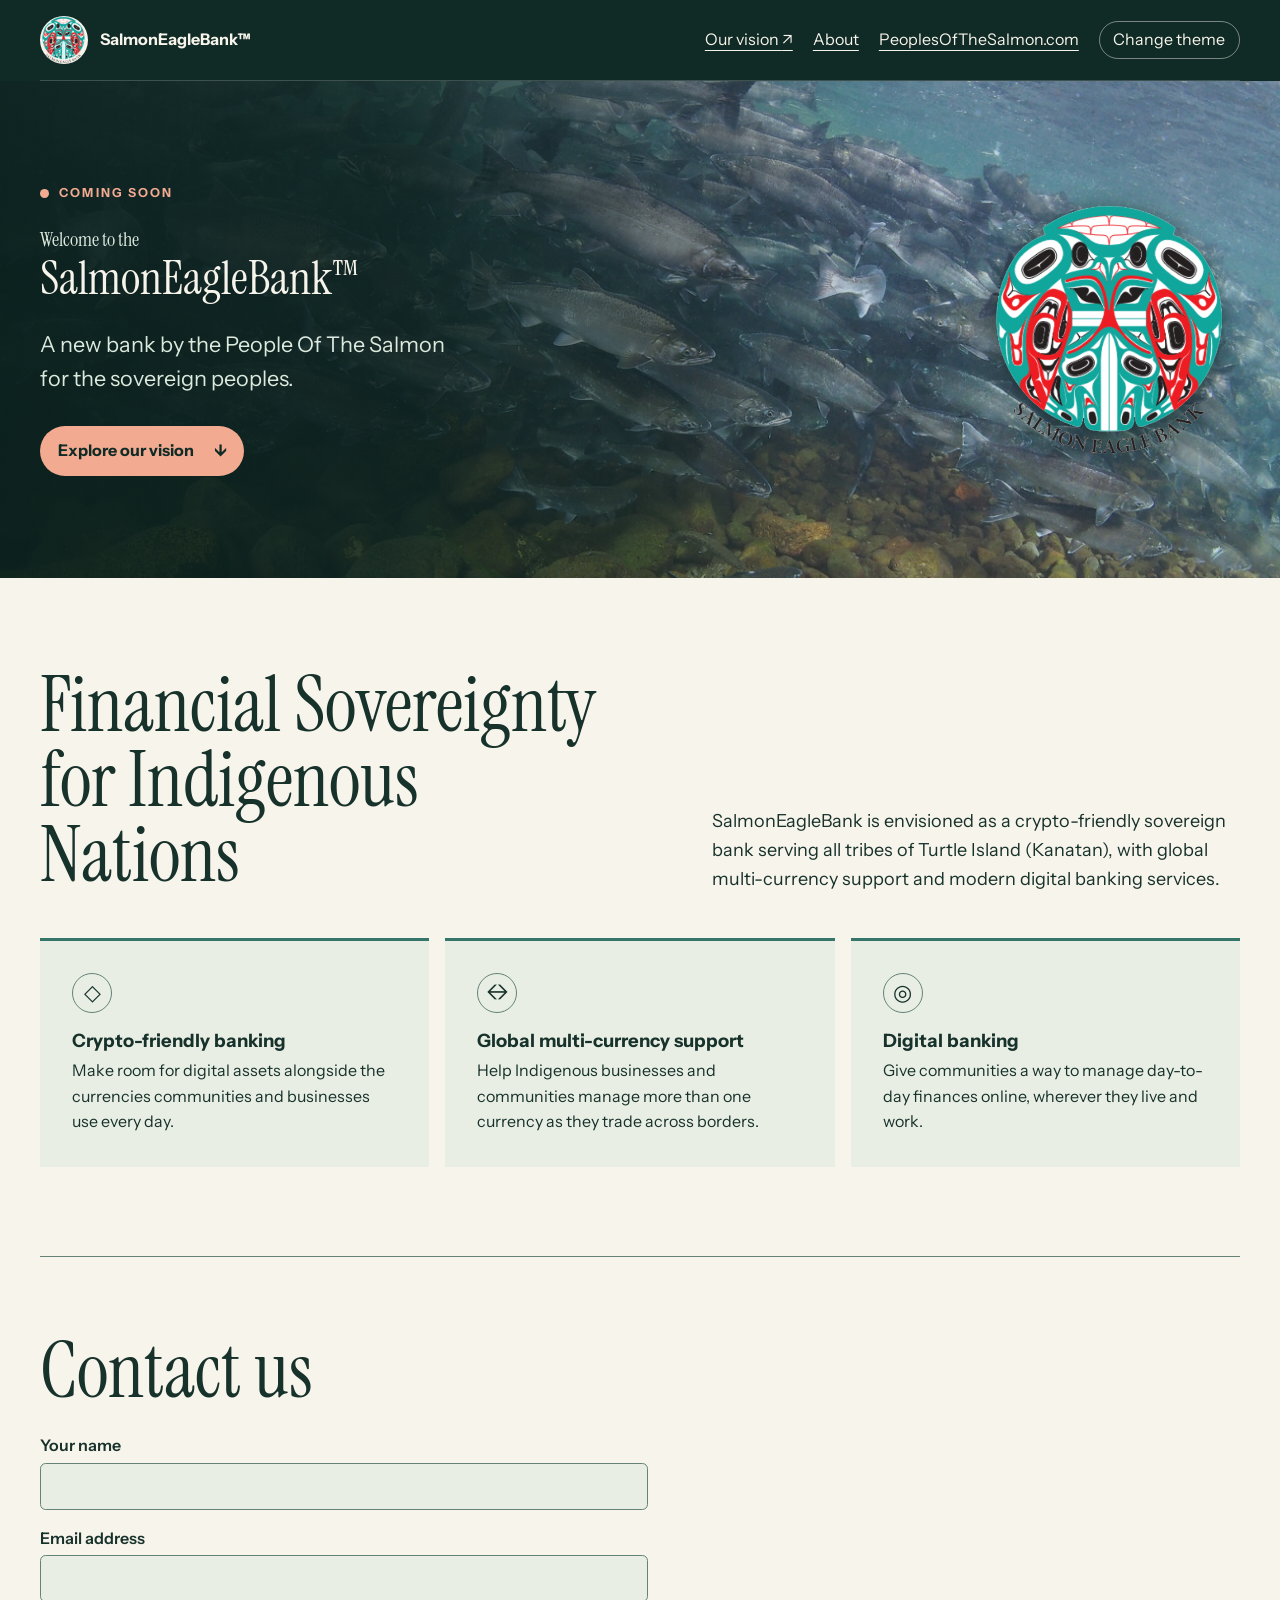
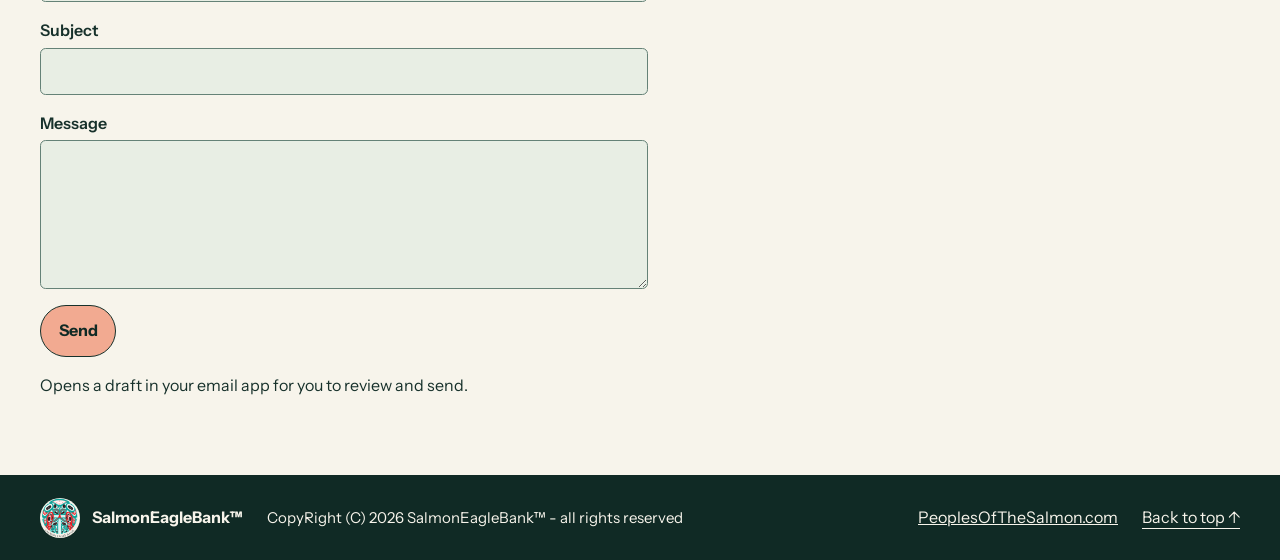
<file: index.html>
<!doctype html>
<html lang="en">
<head>
    <meta charset="utf-8">
    <meta name="viewport" content="width=device-width, initial-scale=1">
    <meta name="description" content="SalmonEagleBank is a coming-soon bank by the People Of The Salmon, envisioned for Indigenous Nations across Turtle Island (Kanatan).">
    <meta name="theme-color" content="#102a25">
    <title>SalmonEagleBank | Coming Soon</title>
    <link rel="icon" type="image/png" href="assets/SalmonEagleBankLogoTrans64x64.png">
    <link rel="stylesheet" href="styles.css">
    <script src="app.js" defer></script>
</head>
<body id="top">
    <header class="site-header">
        <div class="wrap header-inner">
            <a class="brand" href="#top">
                <img src="assets/SalmonEagleBankLogoTrans64x64.png" width="48" height="48" alt="">
                <span>SalmonEagleBank&trade;</span>
            </a>
            <nav aria-label="Main navigation">
                <a href="#sovereignty">Our vision <span aria-hidden="true">↗</span></a>
                <a href="About.html">About</a>
                <a href="https://PeoplesOfTheSalmon.com/">PeoplesOfTheSalmon.com</a>
                <button class="theme-toggle" type="button" hidden>Change theme</button>
            </nav>
        </div>
    </header>

    <main>
        <section class="hero" aria-labelledby="welcome">
            <div class="wrap hero-layout">
                <div class="hero-copy">
                    <p class="status">Coming soon</p>
                    <h1 id="welcome"><span>Welcome to the</span> SalmonEagleBank&trade;</h1>
                    <p class="hero-intro">A new bank by the People Of The Salmon for the sovereign peoples.</p>
                    <a class="button" href="#sovereignty">Explore our vision <span aria-hidden="true">↓</span></a>
                </div>
                <img class="hero-logo" src="assets/SalmonEagleBankLogoTrans24.png" width="500" height="500" alt="">
            </div>
        </section>

        <section class="vision wrap" id="sovereignty" aria-labelledby="vision-heading">
            <div class="vision-intro">
                <h2 id="vision-heading">Financial Sovereignty for Indigenous Nations</h2>
                <p>SalmonEagleBank is envisioned as a crypto-friendly sovereign bank serving all tribes of Turtle Island (Kanatan), with global multi-currency support and modern digital banking services.</p>
            </div>
            <ul class="pillars">
                <li>
                    <span class="feature-mark" aria-hidden="true">◇</span>
                    <h3>Crypto-friendly banking</h3>
                    <p>Make room for digital assets alongside the currencies communities and businesses use every day.</p>
                </li>
                <li>
                    <span class="feature-mark" aria-hidden="true">↔</span>
                    <h3>Global multi-currency support</h3>
                    <p>Help Indigenous businesses and communities manage more than one currency as they trade across borders.</p>
                </li>
                <li>
                    <span class="feature-mark" aria-hidden="true">◎</span>
                    <h3>Digital banking</h3>
                    <p>Give communities a way to manage day-to-day finances online, wherever they live and work.</p>
                </li>
            </ul>
        </section>
        <section class="wrap contact" id="contact" aria-labelledby="contact-heading">
            <h2 id="contact-heading">Contact us</h2>
            <form id="contact-form" action="mailto:popis@salmoneaglebank.com" method="post" enctype="text/plain">
                <label>Your name
                    <input name="name" autocomplete="name" maxlength="100" required>
                </label>
                <label>Email address
                    <input name="email" type="email" autocomplete="email" maxlength="254" required>
                </label>
                <label>Subject
                    <input name="subject" maxlength="150" required>
                </label>
                <label>Message
                    <textarea name="message" rows="5" maxlength="4000" required></textarea>
                </label>
                <button class="button" type="submit" aria-describedby="contact-note">Send</button>
                <p id="contact-note">Opens a draft in your email app for you to review and send.</p>
            </form>
        </section>
    </main>

    <footer class="site-footer">
        <div class="wrap footer-inner">
            <a class="brand" href="#top">
                <img src="assets/SalmonEagleBankLogoTrans64x64.png" width="40" height="40" alt="">
                <span>SalmonEagleBank&trade;</span>
            </a>
            <p class="footer-copyright">CopyRight (C) 2026 SalmonEagleBank&trade; - all rights reserved</p>
            <a href="https://PeoplesOfTheSalmon.com/">PeoplesOfTheSalmon.com</a>
            <a href="#top">Back to top <span aria-hidden="true">↑</span></a>
        </div>
    </footer>
</body>
</html>
</file>
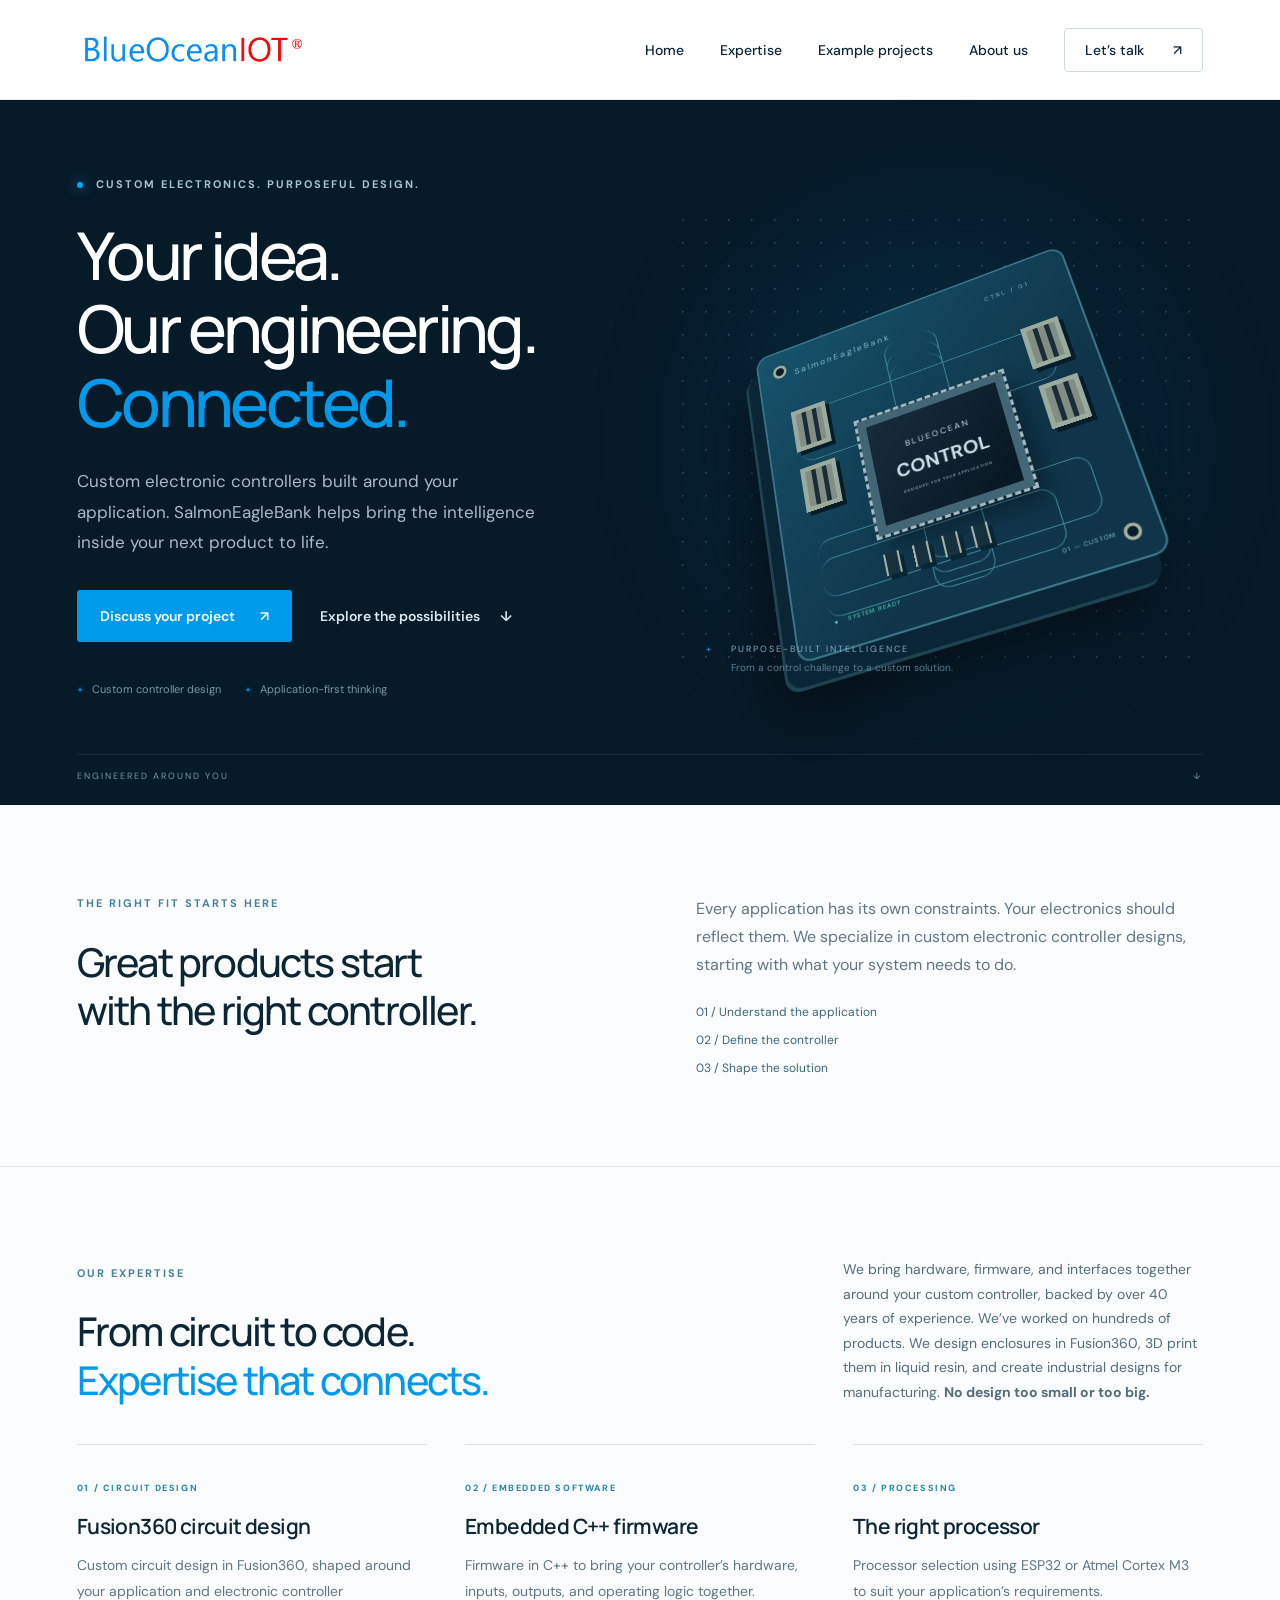
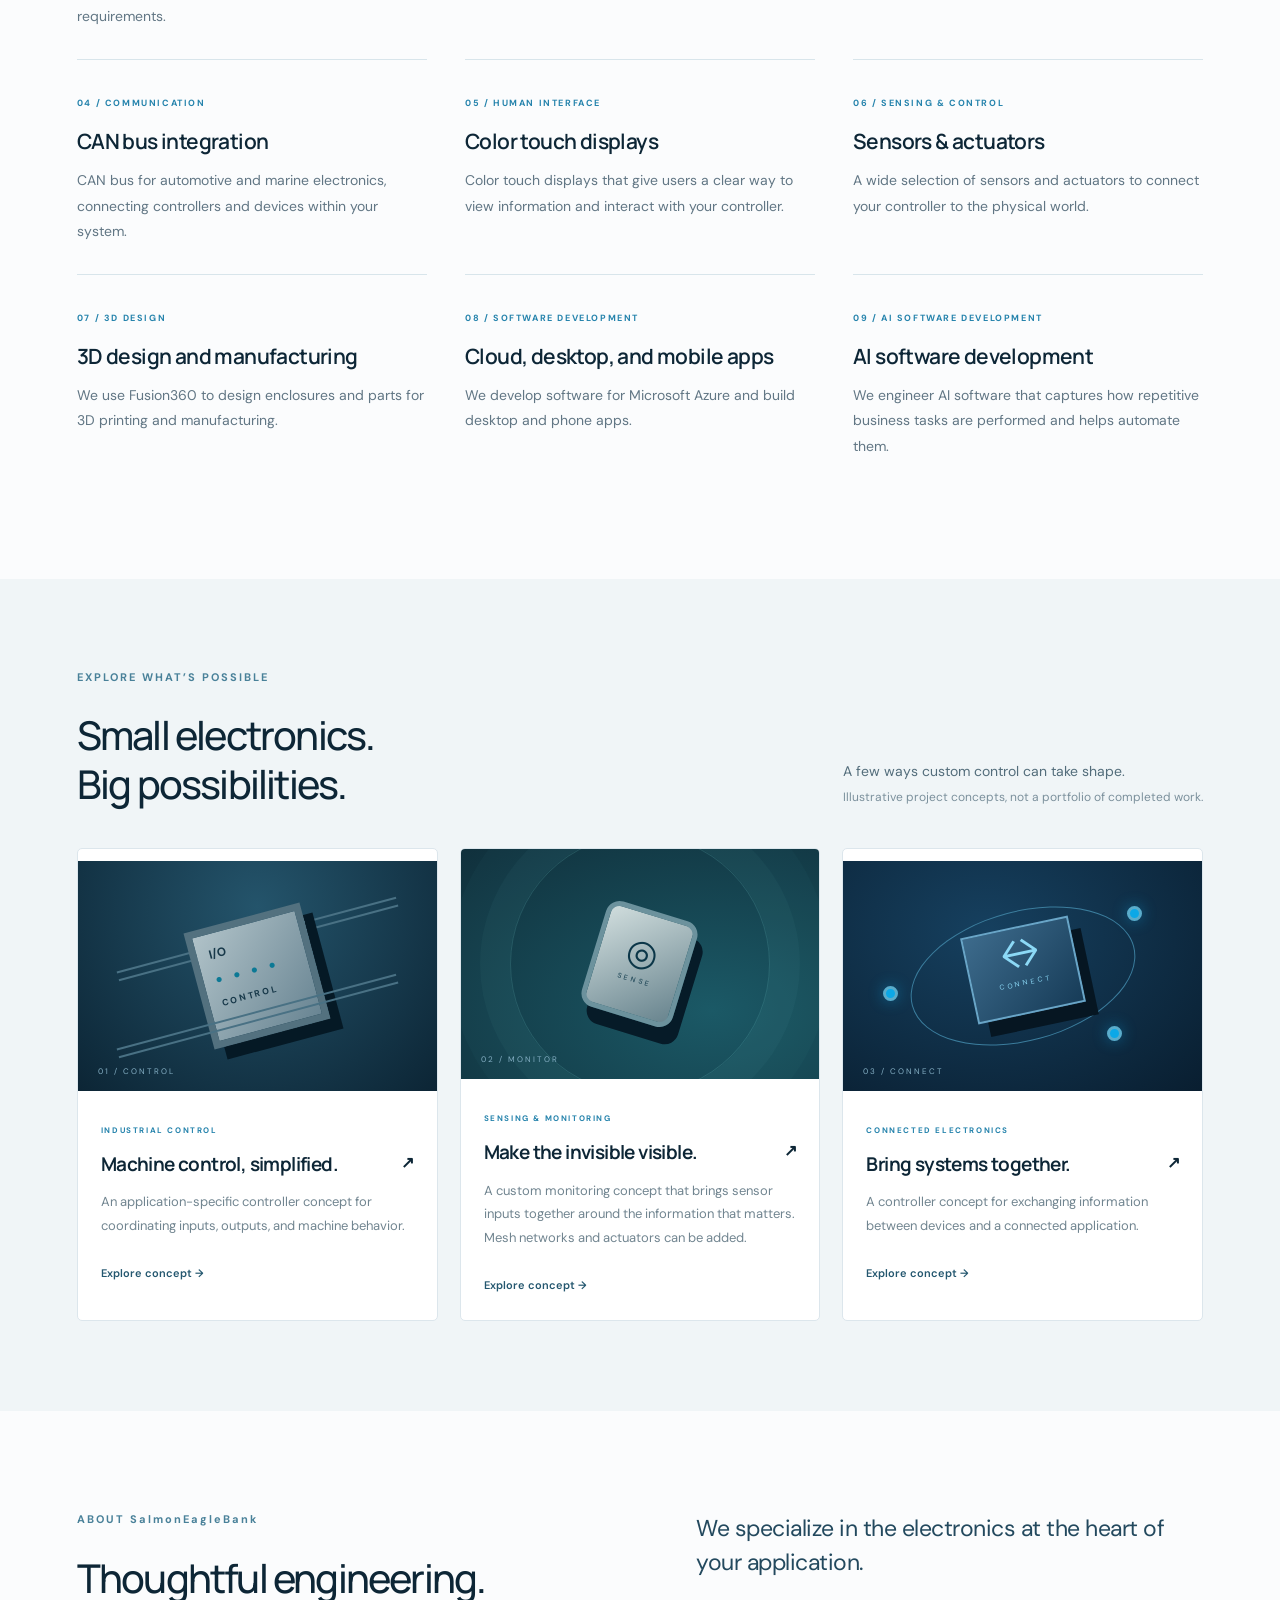
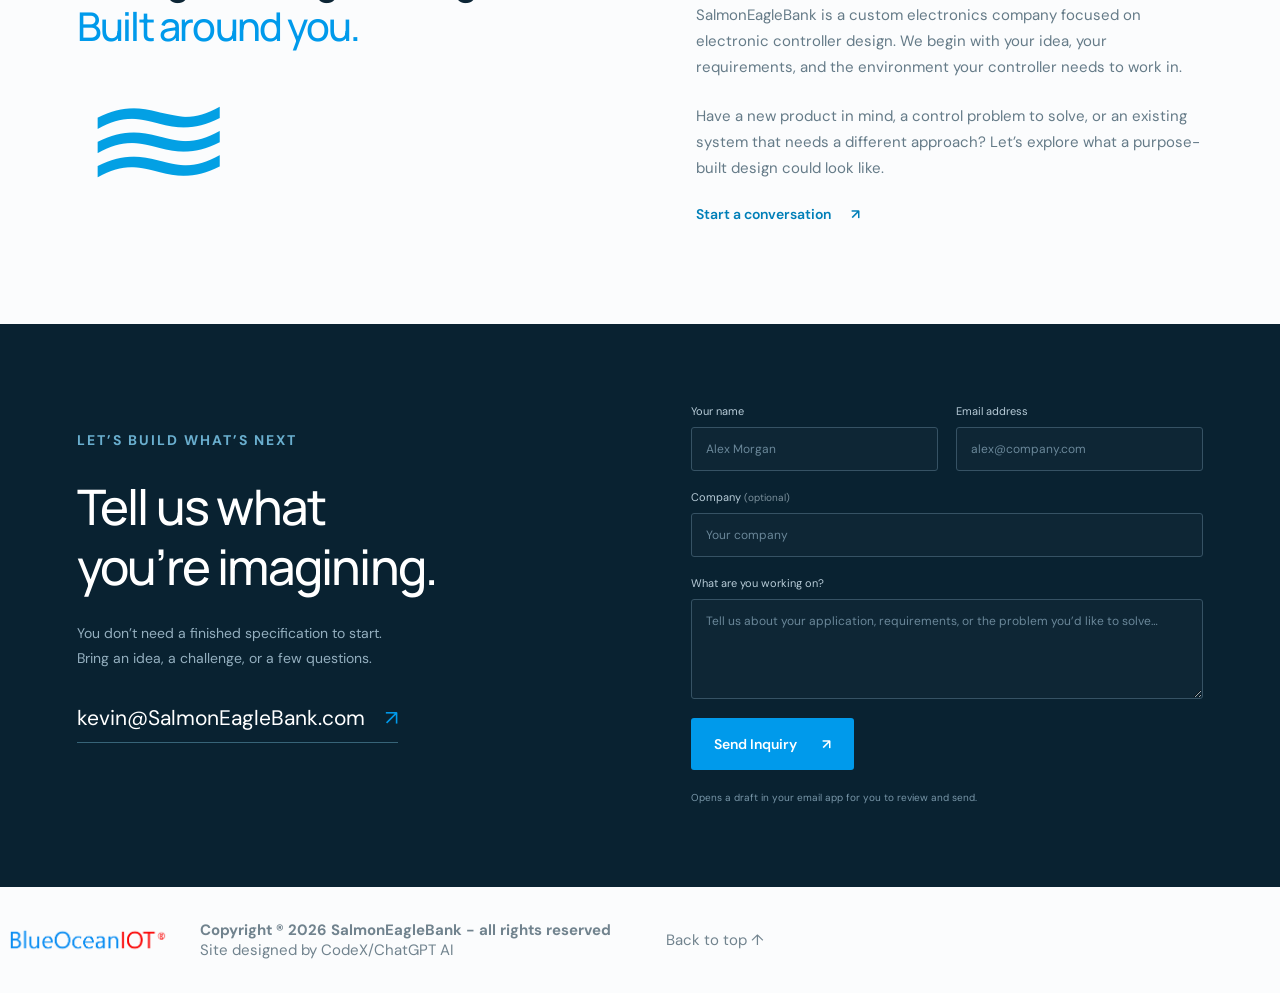
<file: src/index.html>
<!doctype html>
<html lang="en">

<head>
    <meta charset="UTF-8">
    <meta name="viewport" content="width=device-width,initial-scale=1">
    <meta name="description"
        content="SalmonEagleBank specializes in custom electronic controller designs. Let's turn your control challenge into purpose-built electronics.">
    <meta name="theme-color" content="#071a28">
    <title>SalmonEagleBank | Custom Electronic Controllers</title>
    <link rel="icon" type="image/png" href="assets/favicon.png">
    <link rel="stylesheet" href="styles.css">
    <script src="app.js" defer></script>
</head>

<body>
    <header><a class="brand" href="#home" aria-label="SalmonEagleBank home"><img src="assets/logo.png"
                alt="SalmonEagleBank"></a><button class="menu-toggle" aria-expanded="false" aria-controls="navigation">Menu
            <span>☰</span></button>
        <nav id="navigation" aria-label="Main navigation"><a href="#home">Home</a><a href="#expertise">Expertise</a><a
                href="#projects">Example projects</a><a href="#about">About us</a><a class="nav-contact"
                href="#contact">Let’s talk <span>↗</span></a></nav>
    </header>
    <main>
        <section class="hero" id="home">
            <div class="hero-copy">
                <p class="eyebrow"><span class="status-dot"></span> CUSTOM ELECTRONICS. PURPOSEFUL DESIGN.</p>
                <h1>Your idea.<br>Our engineering.<br><em>Connected.</em></h1>
                <p class="intro">Custom electronic controllers built around your application. SalmonEagleBank helps bring
                    the intelligence inside your next product to life.</p>
                <div class="actions"><a class="button" href="#contact">Discuss your project <span>↗</span></a><a
                        class="text-link" href="#projects">Explore the possibilities <span>↓</span></a></div>
                <div class="hero-notes"><span>Custom controller design</span><span>Application-first thinking</span>
                </div>
            </div>
            <div class="hardware" role="img" aria-label="Illustration of a custom electronic controller circuit board">
                <div class="orb"></div>
                <div class="board">
                    <div class="board-label">SalmonEagleBank <span>CTRL / 01</span></div>
                    <div class="traces"><i></i><i></i><i></i><i></i><i></i><i></i></div>
                    <div class="chip"><small>BLUEOCEAN</small><strong>CONTROL</strong><span>DESIGNED FOR YOUR
                            APPLICATION</span></div>
                    <div class="port p1"></div>
                    <div class="port p2"></div>
                    <div class="port p3"></div>
                    <div class="port p4"></div>
                    <div class="components"><b></b><b></b><b></b><b></b></div>
                    <div class="board-footer"><span>● &nbsp; SYSTEM READY</span><span>01 — CUSTOM</span></div>
                </div>
                <div class="diagram-label"><span class="cross">+</span> PURPOSE-BUILT INTELLIGENCE<br><small>From a
                        control challenge to a custom solution.</small></div>
            </div><a class="scroll-note" href="#approach">ENGINEERED AROUND YOU <span>↓</span></a>
        </section>
        <section class="approach section" id="approach">
            <div>
                <p class="eyebrow">THE RIGHT FIT STARTS HERE</p>
                <h2>Great products start<br>with the right controller.</h2>
            </div>
            <div class="approach-copy">
                <p>Every application has its own constraints. Your electronics should reflect them. We specialize in
                    custom electronic controller designs, starting with what your system needs to do.</p>
                <div class="disciplines"><span>01 / Understand the application</span><span>02 / Define the
                        controller</span><span>03 / Shape the solution</span></div>
            </div>
        </section>
        <section class="expertise section" id="expertise" aria-labelledby="expertise-heading">
            <div class="section-heading">
                <div>
                    <p class="eyebrow">OUR EXPERTISE</p>
                    <h2 id="expertise-heading">From circuit to code.<br><em>Expertise that connects.</em></h2>
                </div>
                <p>We bring hardware, firmware, and interfaces together around your custom controller, backed by over 40
                    years of experience. We’ve worked on hundreds of products. We design enclosures in Fusion360, 3D
                    print them in liquid resin, and create industrial designs for manufacturing. <strong>No design too
                        small or too big.</strong></p>
            </div>
            <ol class="expertise-grid">
                <li><span class="expertise-number">01 / CIRCUIT DESIGN</span>
                    <h3>Fusion360 circuit design</h3>
                    <p>Custom circuit design in Fusion360, shaped around your application and electronic controller
                        requirements.</p>
                </li>
                <li><span class="expertise-number">02 / EMBEDDED SOFTWARE</span>
                    <h3>Embedded C++ firmware</h3>
                    <p>Firmware in C++ to bring your controller’s hardware, inputs, outputs, and operating logic
                        together.</p>
                </li>
                <li><span class="expertise-number">03 / PROCESSING</span>
                    <h3>The right processor</h3>
                    <p>Processor selection using ESP32 or Atmel Cortex M3 to suit your application’s requirements.</p>
                </li>
                <li><span class="expertise-number">04 / COMMUNICATION</span>
                    <h3>CAN bus integration</h3>
                    <p>CAN bus for automotive and marine electronics, connecting controllers and devices within your
                        system.</p>
                </li>
                <li><span class="expertise-number">05 / HUMAN INTERFACE</span>
                    <h3>Color touch displays</h3>
                    <p>Color touch displays that give users a clear way to view information and interact with your
                        controller.</p>
                </li>
                <li><span class="expertise-number">06 / SENSING &amp; CONTROL</span>
                    <h3>Sensors &amp; actuators</h3>
                    <p>A wide selection of sensors and actuators to connect your controller to the physical world.</p>
                </li>
                <li><span class="expertise-number">07 / 3D DESIGN</span>
                    <h3>3D design and manufacturing</h3>
                    <p>We use Fusion360 to design enclosures and parts for 3D printing and manufacturing.</p>
                </li>
                <li><span class="expertise-number">08 / SOFTWARE DEVELOPMENT</span>
                    <h3>Cloud, desktop, and mobile apps</h3>
                    <p>We develop software for Microsoft Azure and build desktop and phone apps.</p>
                </li>
                <li><span class="expertise-number">09 / AI SOFTWARE DEVELOPMENT</span>
                    <h3>AI software development</h3>
                    <p>We engineer AI software that captures how repetitive business tasks are performed and helps
                        automate them.</p>
                </li>
            </ol>
        </section>
        <section class="projects section" id="projects">
            <div class="section-heading">
                <div>
                    <p class="eyebrow">EXPLORE WHAT’S POSSIBLE</p>
                    <h2>Small electronics.<br>Big possibilities.</h2>
                </div>
                <p>A few ways custom control can take shape.<br><span class="muted">Illustrative project concepts, not a
                        portfolio of completed work.</span></p>
            </div>
            <div class="project-grid"><button class="project-card" data-project="machine">
                    <div class="project-art machine">
                        <div class="rail"></div>
                        <div class="module">I/O<span>● ● ● ●</span><b>CONTROL</b></div>
                        <div class="rail bottom"></div><span class="art-index">01 / CONTROL</span>
                    </div>
                    <div class="card-body"><small>INDUSTRIAL CONTROL</small>
                        <h3>Machine control, simplified. <span>↗</span></h3>
                        <p>An application-specific controller concept for coordinating inputs, outputs, and machine
                            behavior.</p><span class="project-more">Explore concept →</span>
                    </div>
                </button><button class="project-card" data-project="sensor">
                    <div class="project-art sensor">
                        <div class="rings"></div>
                        <div class="sensor-unit"><span>◎</span><small>SENSE</small></div><span class="art-index">02 /
                            MONITOR</span>
                    </div>
                    <div class="card-body"><small>SENSING & MONITORING</small>
                        <h3>Make the invisible visible. <span>↗</span></h3>
                        <p>A custom monitoring concept that brings sensor inputs together around the information that
                            matters. Mesh networks and actuators can be added.</p><span class="project-more">Explore
                            concept →</span>
                    </div>
                </button><button class="project-card" data-project="connected">
                    <div class="project-art connected">
                        <div class="network-line"></div>
                        <div class="node n1"></div>
                        <div class="node n2"></div>
                        <div class="node n3"></div>
                        <div class="gateway">↔<small>CONNECT</small></div><span class="art-index">03 / CONNECT</span>
                    </div>
                    <div class="card-body"><small>CONNECTED ELECTRONICS</small>
                        <h3>Bring systems together. <span>↗</span></h3>
                        <p>A controller concept for exchanging information between devices and a connected application.
                        </p><span class="project-more">Explore concept →</span>
                    </div>
                </button></div>
        </section>
        <section class="about section" id="about">
            <div class="about-title">
                <p class="eyebrow">ABOUT SalmonEagleBank</p>
                <h2>Thoughtful engineering.<br><em>Built around you.</em></h2>
                <div class="wave" aria-hidden="true">≋</div>
            </div>
            <div class="about-copy">
                <p class="large-copy">We specialize in the electronics at the heart of your application.</p>
                <p>SalmonEagleBank is a custom electronics company focused on electronic controller design. We begin with
                    your idea, your requirements, and the environment your controller needs to work in.</p>
                <p>Have a new product in mind, a control problem to solve, or an existing system that needs a different
                    approach? Let’s explore what a purpose-built design could look like.</p><a class="text-link"
                    href="#contact">Start a conversation <span>↗</span></a>
            </div>
        </section>
        <section class="contact section" id="contact">
            <div>
                <p class="eyebrow">LET’S BUILD WHAT’S NEXT</p>
                <h2>Tell us what<br>you’re imagining.</h2>
                <p>You don’t need a finished specification to start.<br>Bring an idea, a challenge, or a few questions.
                </p><a class="email" href="mailto:kevin@SalmonEagleBank.com">kevin@SalmonEagleBank.com <span>↗</span></a>
            </div>
            <form id="contact-form">
                <div class="form-row"><label>Your name<input name="name" autocomplete="name" placeholder="Alex Morgan"
                            required maxlength="100"></label><label>Email address<input name="email" type="email"
                            autocomplete="email" placeholder="alex@company.com" required maxlength="254"></label></div>
                <label>Company <span class="muted">(optional)</span><input name="company" autocomplete="organization"
                        placeholder="Your company" maxlength="150"></label><label>What are you working on?<textarea
                        name="message"
                        placeholder="Tell us about your application, requirements, or the problem you’d like to solve…"
                        rows="4" required maxlength="5000"></textarea></label><button class="button" type="submit">Send
                    Inquiry <span>↗</span></button>
                <p class="form-note" id="form-status" aria-live="polite">Opens a draft in your email app for you to
                    review and send.</p>
            </form>
        </section>
    </main>
    <footer><a class="brand" href="#home"><img src="assets/logo.png" alt="SalmonEagleBank"></a><span><strong>Copyright
                &reg; <span id="year">2026</span> SalmonEagleBank - all rights reserved</strong><br>Site designed by
            CodeX/ChatGPT AI</span><a href="#home">Back to top ↑</a></footer>
    <dialog id="project-dialog"><button class="close-dialog" aria-label="Close project details">×</button>
        <p class="eyebrow">ILLUSTRATIVE PROJECT CONCEPT</p>
        <h2 id="dialog-title"></h2>
        <p id="dialog-description"></p>
        <h3>Starting points for a design conversation</h3>
        <ul id="dialog-list"></ul><a class="button" href="#contact" id="dialog-contact">Discuss a similar idea ↗</a>
    </dialog>
</body>

</html>
</file>
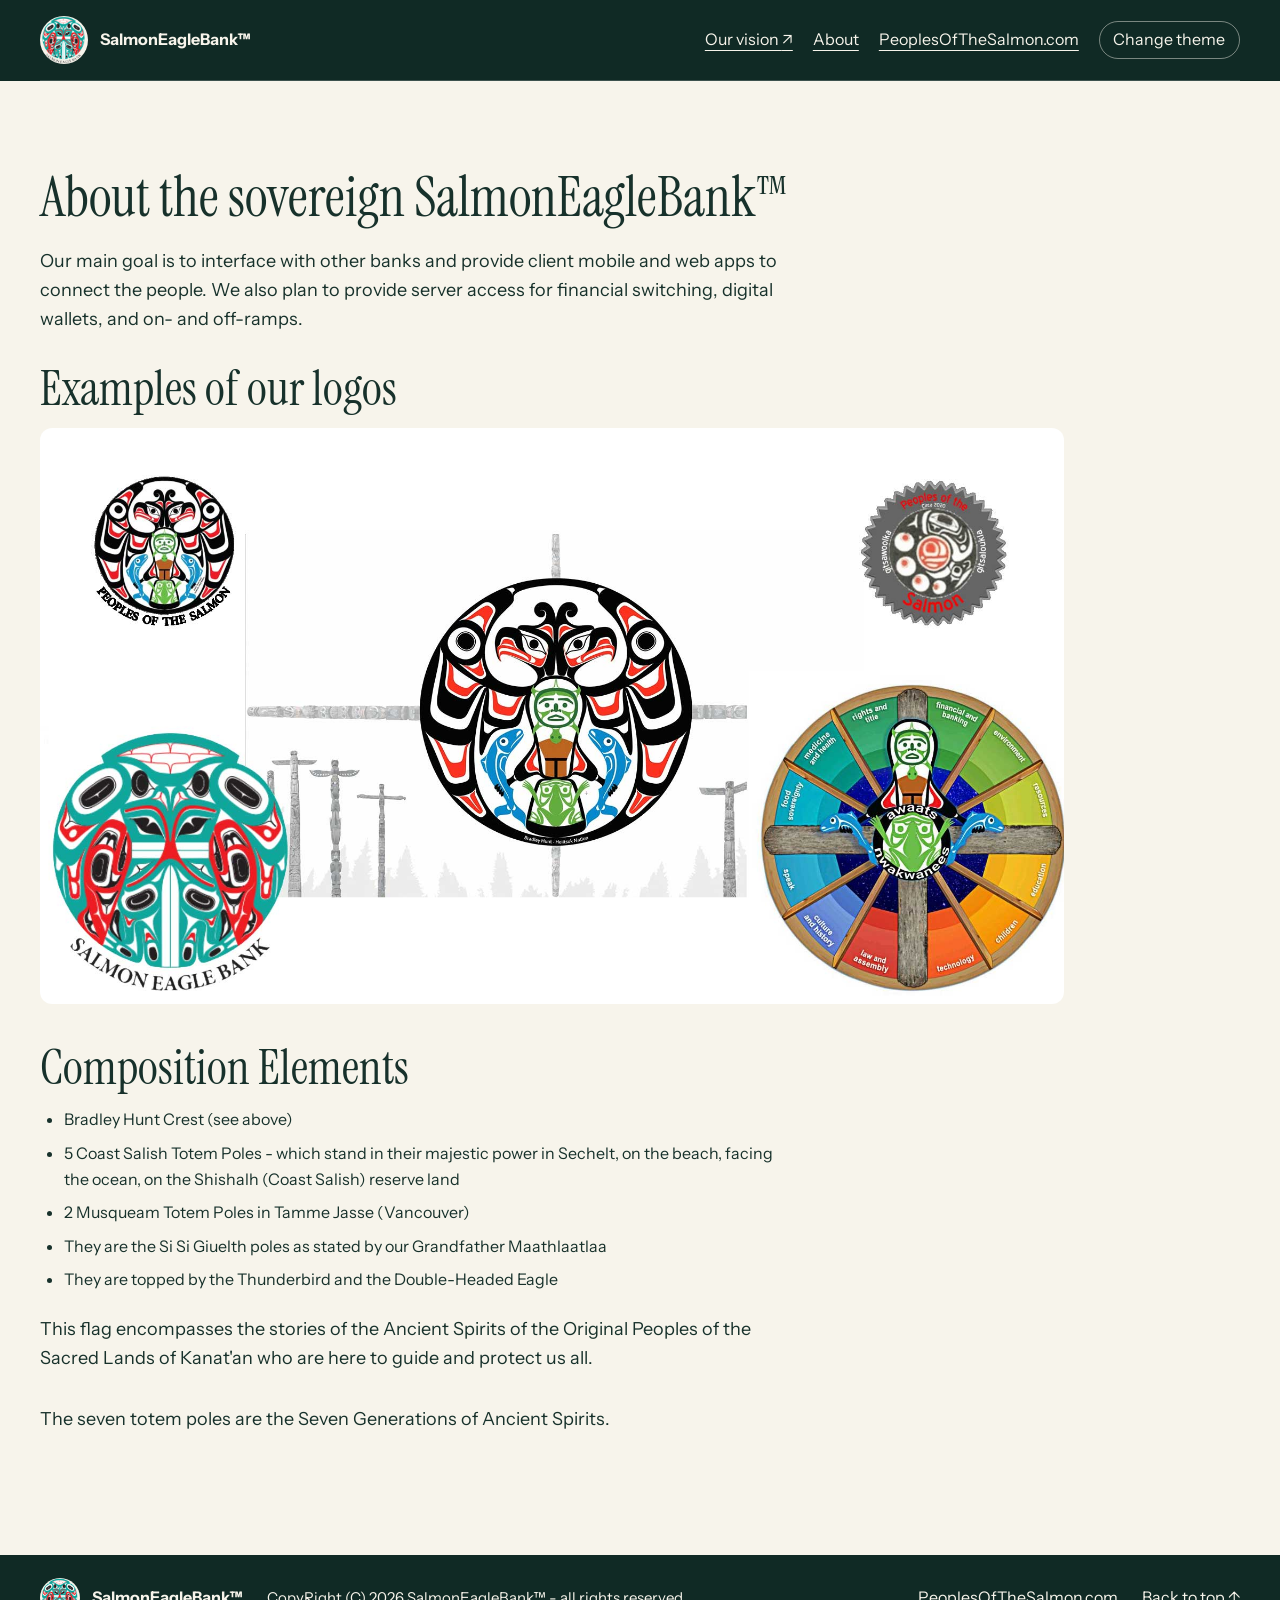
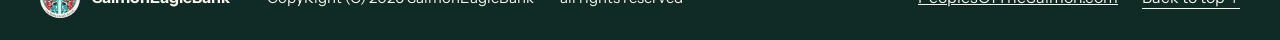
<file: About.html>
<!doctype html>
<html lang="en">
<head>
    <meta charset="utf-8">
    <meta name="viewport" content="width=device-width, initial-scale=1">
    <meta name="description" content="Learn about the sovereign SalmonEagleBank and its plans for connecting people and financial institutions.">
    <title>About | SalmonEagleBank</title>
    <link rel="icon" type="image/png" href="assets/SalmonEagleBankLogoTrans64x64.png">
    <link rel="stylesheet" href="styles.css">
    <script src="app.js" defer></script>
</head>
<body id="top">
    <header class="site-header">
        <div class="wrap header-inner">
            <a class="brand" href="index.html">
                <img src="assets/SalmonEagleBankLogoTrans64x64.png" width="48" height="48" alt="">
                <span>SalmonEagleBank&trade;</span>
            </a>
            <nav aria-label="Main navigation">
                <a href="index.html#sovereignty">Our vision <span aria-hidden="true">↗</span></a>
                <a href="About.html" aria-current="page">About</a>
                <a href="https://PeoplesOfTheSalmon.com/">PeoplesOfTheSalmon.com</a>
                <button class="theme-toggle" type="button" hidden>Change theme</button>
            </nav>
        </div>
    </header>

    <main class="wrap about-page">
        <h1>About the sovereign SalmonEagleBank&trade;</h1>
        <p>Our main goal is to interface with other banks and provide client mobile and web apps to connect the people. We also plan to provide server access for financial switching, digital wallets, and on- and off-ramps.</p>
        <h2 class="logo-examples-heading">Examples of our logos</h2>
        <img src="assets/B2C_PeoplesOfTheSalmon.jpg" width="1920" height="1080" alt="Artwork and emblems of the People Of The Salmon and SalmonEagleBank">
        <section class="composition" aria-labelledby="composition-heading">
            <h2 id="composition-heading">Composition Elements</h2>
            <ul>
                <li>Bradley Hunt Crest (see above)</li>
                <li>5 Coast Salish Totem Poles - which stand in their majestic power in Sechelt, on the beach, facing the ocean, on the Shishalh (Coast Salish) reserve land</li>
                <li>2 Musqueam Totem Poles in Tamme Jasse (Vancouver)</li>
                <li>They are the Si Si Giuelth poles as stated by our Grandfather Maathlaatlaa</li>
                <li>They are topped by the Thunderbird and the Double-Headed Eagle</li>
            </ul>
            <p>This flag encompasses the stories of the Ancient Spirits of the Original Peoples of the Sacred Lands of Kanat'an who are here to guide and protect us all.</p>
            <p>The seven totem poles are the Seven Generations of Ancient Spirits.</p>
        </section>
    </main>

    <footer class="site-footer">
        <div class="wrap footer-inner">
            <a class="brand" href="index.html">
                <img src="assets/SalmonEagleBankLogoTrans64x64.png" width="40" height="40" alt="">
                <span>SalmonEagleBank&trade;</span>
            </a>
            <p class="footer-copyright">CopyRight (C) 2026 SalmonEagleBank&trade; - all rights reserved</p>
            <a href="https://PeoplesOfTheSalmon.com/">PeoplesOfTheSalmon.com</a>
            <a href="#top">Back to top <span aria-hidden="true">↑</span></a>
        </div>
    </footer>
</body>
</html>
</file>
<file: styles.css>
@import url('https://fonts.googleapis.com/css2?family=Instrument+Sans:wght@400;500;600;700&family=Instrument+Serif&display=swap');

:root {
    color-scheme: light;
    --forest: #102a25;
    --ink: #17312b;
    --paper: #f7f4eb;
    --mint: #dce9dd;
    --salmon: #f2aa91;
    --surface: var(--paper);
    --text: var(--ink);
    --card: #e8eee4;
    --body-font: "Instrument Sans", Arial, sans-serif;
    --display-font: "Instrument Serif", Georgia, serif;
}

:root[data-theme="dark"] {
    color-scheme: dark;
    --forest: #0b211d;
    --surface: #132e28;
    --text: #f7f4eb;
    --card: #1d4037;
}

*, *::before, *::after { box-sizing: border-box; }
body { margin: 0; background: var(--surface); color: var(--text); font: 1rem/1.6 var(--body-font); }
a { color: inherit; }
a:focus-visible { outline: 2px solid currentColor; outline-offset: 5px; }
img { display: block; }
h1, h2 { margin: 0; font-family: var(--display-font); font-weight: 400; line-height: .98; }
p { margin: 0; }
.wrap { width: min(100% - 3rem, 75rem); margin-inline: auto; }

.site-header, .site-footer { background: var(--forest); color: var(--paper); }
.header-inner, .footer-inner { display: flex; flex-wrap: wrap; justify-content: space-between; align-items: center; gap: .75rem 1.5rem; padding-block: 1rem; }
.header-inner { border-bottom: 1px solid #ffffff30; }
.brand { display: inline-flex; align-items: center; gap: .75rem; font-weight: 700; text-decoration: none; }
.brand img { border-radius: 50%; background: var(--paper); }
nav a, .footer-inner > a:last-of-type { text-underline-offset: .3em; }
nav { display: flex; flex-wrap: wrap; align-items: center; gap: .65rem 1.25rem; }
.theme-toggle { padding: .35rem .85rem; border: 1px solid #f7f4eb75; border-radius: 3rem; background: transparent; color: inherit; font: inherit; cursor: pointer; }
.theme-toggle:hover, .theme-toggle:focus-visible { border-color: var(--salmon); }

.hero {
    background: var(--forest);
    background-image: linear-gradient(90deg, #0b211df5 0%, #0b211ddb 32%, #0b211d20 70%), url("assets/salmon-run.png");
    background-position: center 44%;
    background-size: cover;
    color: var(--paper);
}
.hero-layout { display: grid; grid-template-columns: 1fr 1fr; align-items: center; gap: 1.5rem; padding-block: clamp(3.5rem, 8vw, 7rem); }
.hero-logo { width: clamp(9rem, 20vw, 17rem); height: auto; justify-self: end; filter: drop-shadow(0 .3rem .75rem #0b211d99); }
.status { display: flex; align-items: center; gap: .65rem; margin-bottom: 1.65rem; color: var(--salmon); font-size: .78rem; font-weight: 700; letter-spacing: .17em; text-transform: uppercase; }
.status::before { content: ""; width: .55rem; height: .55rem; border-radius: 50%; background: currentColor; }
h1 { font-size: clamp(2.35rem, 5.5vw, 6rem); overflow-wrap: anywhere; }
@media (min-width: 46.001rem) {
    .hero h1 { font-size: clamp(2.35rem, 3.7vw, 4.25rem); }
}
h1 span { display: block; margin-bottom: .25em; color: var(--mint); font-size: .43em; }
.hero-intro { max-width: 30ch; margin-block: 1.6rem 1.9rem; color: var(--mint); font-size: clamp(1.125rem, 2vw, 1.35rem); }
.button { display: inline-flex; align-items: center; gap: 1.25rem; padding: .75rem 1.1rem; border-radius: 3rem; background: var(--salmon); color: var(--forest); font-weight: 700; text-decoration: none; }
.button:hover { background: var(--paper); }
.button:focus-visible { outline-color: var(--paper); }

.vision { padding-block: clamp(3.5rem, 7vw, 6.5rem); }
.vision-intro { display: grid; grid-template-columns: 1.15fr 1fr; align-items: end; gap: 1.5rem 4rem; margin-bottom: 2.75rem; }
h2 { max-width: 16ch; font-size: clamp(2.85rem, 6vw, 5.5rem); }
.vision-intro p { max-width: 45ch; font-size: 1.125rem; }
.pillars { display: grid; grid-template-columns: repeat(3, 1fr); gap: 1rem; margin: 0; padding: 0; list-style: none; }
.pillars li { padding: clamp(1.25rem, 3vw, 2rem); border-top: 3px solid #36766a; background: var(--card); }
.feature-mark { display: grid; place-items: center; width: 2.5rem; aspect-ratio: 1; border: 1px solid #658277; border-radius: 50%; font-size: 1.4rem; line-height: 1; }
.pillars h3 { margin: 1.05rem 0 .35rem; font-size: 1.15rem; line-height: 1.25; }
.footer-inner { padding-block: 1.4rem; }
.footer-copyright { margin-right: auto; font-size: 15px; }
.contact { border-top: 1px solid #658277; padding-block: clamp(3rem, 6vw, 5rem); }
.contact form { display: grid; gap: 1rem; max-width: 38rem; margin-top: 1.5rem; }
.contact label { display: grid; gap: .25rem; font-weight: 600; }
.contact input, .contact textarea {
    width: 100%;
    padding: .6rem .75rem;
    border: 1px solid #658277;
    border-radius: .35rem;
    background: var(--card);
    color: var(--text);
    font: inherit;
    font-weight: 400;
}
.contact textarea { resize: vertical; }
.contact button { justify-self: start; border: 1px solid var(--ink); font: inherit; font-weight: 700; cursor: pointer; }
.contact button:focus-visible { outline-color: var(--text); }
.about-page { padding-block: clamp(3.5rem, 7vw, 6.5rem); }
.about-page h1 { font-size: min(4.3vw, 4.75rem); white-space: nowrap; }
.about-page p { max-width: 64ch; margin-block: 1.4rem 2rem; font-size: 1.125rem; }
.about-page img { width: min(100%, 64rem); height: auto; border-radius: .75rem; }
.composition { max-width: 68ch; margin-top: 2.5rem; }
.composition ul { padding-inline-start: 1.5rem; }
.composition li + li { margin-top: .5rem; }
.composition h2, .logo-examples-heading { max-width: none; font-size: clamp(2rem, 4vw, 3rem); }
.logo-examples-heading { margin-bottom: 1rem; }

@media (max-width: 46rem) {
    .hero {
        background-image: linear-gradient(#0b211d40, #0b211ddf 43%, #0b211df5 83%), url("assets/salmon-run.png");
        background-position: 65% center;
    }
    .hero-layout { grid-template-columns: 1fr; }
    .hero-logo { grid-row: 1; justify-self: start; }
    .hero-copy { text-shadow: 0 1px 8px #0b211d; }
    .hero-copy .button { text-shadow: none; }
    .vision-intro, .pillars { grid-template-columns: 1fr; }
}

@media (max-width: 24rem) {
    .wrap { width: calc(100% - 2rem); }
}
</file>
<file: src/styles.css>
@import url('https://fonts.googleapis.com/css2?family=DM+Sans:wght@400;450;500;600;700&family=Manrope:wght@400;500;600;650;700;800&display=swap');
:root{--navy:#071a28;--ink:#0d2636;--blue:#009aeb;--light:#eef5f8;--muted:#738793}*{box-sizing:border-box}html{scroll-behavior:smooth;scroll-padding-top:100px}body{margin:0;font-family:'DM Sans',Arial,sans-serif;color:var(--ink);background:#fbfcfd}a{color:inherit;text-decoration:none}button,input,textarea{font:inherit}button,a,input,textarea{-webkit-tap-highlight-color:transparent}a:focus-visible,button:focus-visible{outline:3px solid #16b7ff;outline-offset:5px}header{height:100px;padding:0 6%;display:flex;align-items:center;justify-content:space-between;background:#fff;border-bottom:1px solid #e6edf0;position:relative;z-index:10}.brand img{width:232px;max-width:100%;height:auto;display:block}nav{display:flex;align-items:center;gap:36px;font-size:14px;font-weight:500}nav a:hover{color:#008ad1}.nav-contact{border:1px solid #cddce4;padding:12px 20px;border-radius:4px}.nav-contact span{margin-left:25px}.menu-toggle{display:none}.hero{background:var(--navy);color:#fff;min-height:705px;position:relative;overflow:hidden;display:grid;grid-template-columns:1.07fr 1fr;padding:76px 6% 95px;gap:25px}.eyebrow{font-size:11px;font-weight:700;letter-spacing:2px;line-height:1.6;margin:0 0 25px;color:#498199}.hero .eyebrow{color:#a4c4d4}.status-dot{display:inline-block;width:6px;height:6px;border-radius:50%;background:#00a9f5;margin-right:8px;box-shadow:0 0 14px #00a9f5}h1,h2,h3{font-family:Manrope,Arial,sans-serif}h1{font-size:clamp(48px,5.15vw,76px);font-weight:500;letter-spacing:-3.6px;line-height:1.12;margin:0 0 26px}em{font-style:normal;color:var(--blue)}.intro{color:#a7bbc8;font-size:17px;line-height:1.8;max-width:465px}.actions{display:flex;align-items:center;gap:28px;margin-top:32px}.button{display:inline-flex;align-items:center;justify-content:space-between;gap:25px;background:var(--blue);border:0;border-radius:3px;padding:17px 23px;color:#fff;font-weight:600;font-size:14px;cursor:pointer;transition:background .2s,transform .2s}.button:hover{background:#007fc5;transform:translateY(-2px)}.text-link{font-size:14px;font-weight:600;display:inline-flex;gap:20px;align-items:center}.hero .text-link{color:#dde8ee}.hero-notes{display:flex;gap:24px;margin-top:40px;font-size:11px;color:#7896a8}.hero-notes span:before{content:'+';color:var(--blue);margin-right:9px}.hardware{position:relative;align-self:center;height:470px;display:flex;align-items:center;justify-content:center;background-image:radial-gradient(#234456 1px,transparent 1px);background-size:23px 23px}.orb{width:430px;height:430px;position:absolute;background:#008ed61d;filter:blur(70px);border-radius:50%}.board{position:relative;width:360px;height:350px;background:linear-gradient(140deg,#16536b,#10354a 65%);border:2px solid #3a7588;border-radius:15px;transform:perspective(850px) rotateX(24deg) rotateY(-17deg) rotateZ(-13deg);box-shadow:-13px 22px 0 #092536,-16px 25px 0 #204352,-25px 45px 65px #0009;overflow:hidden}.board:after,.board:before{content:'';position:absolute;width:10px;height:10px;box-shadow:0 0 0 3px #a9b1a1;background:#061e2c;border-radius:50%;top:20px;left:20px}.board:after{top:auto;left:auto;bottom:20px;right:20px}.board-label{font-size:10px;letter-spacing:2px;padding:25px 42px;color:#80bccb}.board-label span{float:right;font-size:7px}.chip{position:absolute;left:100px;top:120px;width:160px;height:130px;border:9px solid #426676;outline:3px dashed #a5b8bf;background:linear-gradient(135deg,#172c3b,#071723);display:flex;flex-direction:column;justify-content:center;align-items:center;box-shadow:10px 15px 20px #0005;color:#ccdfe8}.chip small{font-size:9px;letter-spacing:2px}.chip strong{font-size:20px;margin:8px}.chip span{font-size:4px;letter-spacing:1px}.traces{position:absolute;inset:65px 30px}.traces i{position:absolute;width:280px;height:60px;border:1px solid #3d8597;border-left:0;border-radius:15px;transform:rotate(90deg);left:5px;top:85px}.traces i:nth-child(2){width:250px;left:20px}.traces i:nth-child(3){width:220px;left:35px}.traces i:nth-child(4){transform:none;top:20px}.traces i:nth-child(5){transform:none;top:170px}.traces i:nth-child(6){transform:none;top:190px;width:240px}.port{position:absolute;left:30px;width:40px;height:50px;background:repeating-linear-gradient(90deg,#828d83 0 7px,#182d37 7px 12px);border:5px solid #9aab9e;box-shadow:4px 5px #061c29}.p1{top:80px}.p2{top:150px}.p3{left:auto;right:25px;top:80px}.p4{left:auto;right:25px;top:150px}.components{position:absolute;bottom:55px;left:100px;display:flex;gap:14px}.components b{width:16px;height:22px;background:linear-gradient(90deg,#a3b1a9 15%,#16303e 15% 85%,#a3b1a9 85%);box-shadow:4px 5px #092531}.board-footer{position:absolute;bottom:23px;left:40px;right:40px;font-size:6px;color:#88c5d3;display:flex;justify-content:space-between;letter-spacing:1px}.board-footer span:first-child{color:#5ee4be}.diagram-label{position:absolute;bottom:0;left:35px;font-size:9px;letter-spacing:2px;color:#84acc2;padding-left:25px;line-height:2}.diagram-label small{letter-spacing:0;color:#597e93;font-size:10px}.cross{position:absolute;left:0;color:#03a4f4}.scroll-note{position:absolute;bottom:23px;left:6%;right:6%;display:flex;justify-content:space-between;border-top:1px solid #ffffff16;padding-top:15px;font-size:9px;letter-spacing:2px;color:#7896a8}.section{padding:90px 6%}h2{font-size:clamp(33px,3.1vw,45px);line-height:1.22;font-weight:500;letter-spacing:-1.8px;margin:0}p{line-height:1.75}.approach{display:grid;grid-template-columns:1fr 1fr;gap:10%;border-bottom:1px solid #e1e9ee}.approach-copy>p{margin:0;color:#617684;font-size:16px}.disciplines{display:flex;flex-direction:column;margin-top:25px;gap:12px;font-size:12px;color:#3b647a}.section-heading{display:flex;justify-content:space-between;align-items:end;gap:40px;margin-bottom:40px}.section-heading>p{max-width:360px;color:#536d7b;font-size:14px;margin:0}.muted{color:#7b909c;font-size:12px}.projects{background:#f0f5f7}.project-grid{display:grid;grid-template-columns:repeat(3,1fr);gap:22px}.project-card{text-align:left;padding:0;border:1px solid #dce6ec;background:white;color:inherit;border-radius:5px;overflow:hidden;cursor:pointer;transition:transform .25s,box-shadow .25s}.project-card:hover{transform:translateY(-5px);box-shadow:0 15px 25px #12344b12}.project-art{height:230px;background:#0c293a;position:relative;overflow:hidden;display:flex;align-items:center;justify-content:center}.art-index{position:absolute;left:20px;bottom:15px;letter-spacing:2px;font-size:8px;color:#85afc4}.machine{background:radial-gradient(ellipse at 50% 20%,#24546b,#0c2535)}.rail{position:absolute;left:35px;right:35px;top:73px;height:10px;border-top:2px solid #497184;border-bottom:2px solid #497184;transform:rotate(-15deg)}.rail.bottom{top:150px}.module{width:120px;height:120px;background:linear-gradient(135deg,#b0c2c8,#698593);transform:rotate(-15deg);border:7px solid #53717f;box-shadow:10px 13px 0 #051925;color:#173849;padding:12px;font-size:12px;font-weight:700}.module span{display:block;font-size:12px;color:#0c7995;margin-top:10px;letter-spacing:4px}.module b{font-size:9px;display:block;margin-top:10px;letter-spacing:2px}.sensor{background:radial-gradient(ellipse at 70% 70%,#1b5966,#10303c)}.rings{width:260px;height:260px;border:1px solid #6ec0c333;border-radius:50%;box-shadow:0 0 0 30px #6ec0c30c,0 0 0 60px #6ec0c308}.sensor-unit{position:absolute;width:95px;height:110px;background:linear-gradient(140deg,#d0dddd,#68848e);border:5px solid #6c929d;box-shadow:10px 15px 0 #061b28;border-radius:14px;transform:rotate(17deg);text-align:center;padding:15px;color:#0b3648}.sensor-unit span{font-size:36px}.sensor-unit small{display:block;font-size:7px;letter-spacing:3px}.connected{background:radial-gradient(ellipse at 40% 30%,#16405f,#091e30)}.gateway{position:absolute;top:65px;left:calc(50% - 55px);width:110px;height:88px;background:linear-gradient(140deg,#3d6b8c,#173c58);border:2px solid #69a5c7;box-shadow:10px 15px #061622;transform:rotate(-12deg);font-size:38px;text-align:center;color:#8cd9f6}.gateway small{display:block;font-size:7px;letter-spacing:3px}.network-line{width:230px;height:130px;border:1px solid #3b7d9d;border-radius:50%;transform:rotate(-15deg)}.node{position:absolute;width:15px;height:15px;border:3px solid #5aaccb;background:#0ca8e7;box-shadow:0 0 15px #0ca8e777;border-radius:50%}.n1{left:40px;top:125px}.n2{right:60px;top:45px}.n3{right:80px;bottom:50px}.card-body{padding:26px 23px}.card-body small{font-size:8px;font-weight:700;letter-spacing:1.6px;color:#2583ac}.card-body h3{font-size:19px;letter-spacing:-.6px;font-weight:650;line-height:1.5;margin:12px 0}.card-body h3 span{float:right;font-size:16px}.card-body p{font-size:13px;line-height:1.8;color:#718590;margin:0 0 24px}.project-more{font-size:11px;font-weight:600;color:#24576f}.about{display:grid;grid-template-columns:1fr 1fr;gap:10%;padding-top:100px;padding-bottom:100px}.about-copy{color:#657b88}.about-copy p{font-size:15px;margin:0 0 22px}.about-copy .large-copy{font-size:23px;color:#23495e;line-height:1.5;letter-spacing:-.5px}.about-copy .text-link{color:#007fb8}.wave{font-family:Arial;font-size:130px;line-height:1;color:#03a0e4;margin-top:25px;transform:scaleX(1.5);transform-origin:left;width:100px}.contact{background:#092231;color:#fff;display:grid;grid-template-columns:1fr 1fr;gap:9%;padding-top:80px;padding-bottom:80px}.contact .eyebrow{color:#6aafcf}.contact h2{font-size:49px}.contact p{font-size:14px;color:#94afbf;margin-top:25px}.email{font-size:21px;display:inline-flex;gap:20px;margin-top:20px;border-bottom:1px solid #376478;padding-bottom:10px}.email span{color:var(--blue)}form{display:flex;flex-direction:column;gap:19px}.form-row{display:grid;grid-template-columns:1fr 1fr;gap:18px}label{font-size:11px;display:flex;flex-direction:column;gap:9px;color:#b8ccd8}label .muted{display:contents;font-size:10px}input,textarea{width:100%;background:#ffffff05;border:1px solid #365264;padding:13px 14px;border-radius:3px;color:white;font-size:12px;outline:0}input:focus,textarea:focus{border-color:#06a7ef;box-shadow:0 0 0 2px #009aeb22}input::placeholder,textarea::placeholder{color:#6a8799}textarea{resize:vertical;min-height:100px}form .button{align-self:start}form .form-note{font-size:10px;margin:0;color:#7896a8}footer{padding:33px 6%;display:flex;align-items:center;gap:30px;color:#71838e;font-size:10px}footer .brand img{width:165px}footer p{flex:1}footer>a:last-child{margin-left:25px}dialog{border:0;border-radius:8px;padding:45px;max-width:580px;width:90%;color:var(--ink);box-shadow:0 20px 100px #0006}dialog::backdrop{background:#031623bb;backdrop-filter:blur(5px)}dialog h2{font-size:34px}dialog h3{font-size:14px;margin-top:25px}dialog p,dialog li{color:#617684;font-size:14px;line-height:1.8}dialog ul{padding-left:20px;margin-bottom:30px}.close-dialog{position:absolute;top:12px;right:16px;background:none;border:0;font-size:30px;cursor:pointer;color:#567485}
@media(min-width:1600px){header,.section,footer{padding-left:calc((100vw - 1400px)/2);padding-right:calc((100vw - 1400px)/2)}.hero{padding-left:calc((100vw - 1400px)/2);padding-right:calc((100vw - 1400px)/2)}}@media(max-width:1000px){header{padding:0 5%;height:85px}.brand img{width:200px}nav{gap:20px;font-size:12px}.hero{padding:60px 5% 80px;min-height:650px}h1{font-size:58px}.hardware{transform:scale(.85);transform-origin:center}.actions{gap:18px;flex-wrap:wrap}.hero-notes{gap:10px;font-size:9px}.card-body{padding:22px 18px}.card-body h3{font-size:17px}.project-art{height:200px}.section{padding:70px 5%}.project-grid{gap:14px}.email{font-size:17px}.contact h2{font-size:42px}footer{flex-wrap:wrap;gap:15px}footer p{flex-basis:50%}}@media(max-width:720px){html{scroll-padding-top:20px}header{height:80px}.menu-toggle{display:flex;gap:15px;padding:10px;background:none;border:1px solid #d8e3ea;border-radius:3px;font-size:12px}nav{display:none;position:absolute;top:80px;left:0;right:0;background:#fff;padding:25px 6%;box-shadow:0 12px 16px #0001}nav.open{display:flex;align-items:stretch;flex-direction:column}.hero{grid-template-columns:1fr;padding:48px 6% 70px;gap:15px}.hero .eyebrow{font-size:9px;letter-spacing:1.4px}h1{font-size:57px;letter-spacing:-2.8px}.intro{font-size:15px}.hero-notes{font-size:10px;gap:20px;margin-top:28px}.hardware{height:370px;transform:scale(.88);margin:-10px -20px -5px}.diagram-label{left:20px;bottom:-2px}.section{padding:60px 6%}.approach,.about,.contact{grid-template-columns:1fr;gap:32px}.section-heading{display:block}.section-heading>p{margin-top:25px}.project-grid{grid-template-columns:1fr}.project-art{height:250px}.card-body{padding:25px}.card-body h3{font-size:22px}.card-body p{font-size:14px}.project-more{font-size:12px}.project-grid{gap:25px}.wave{display:none}.contact h2{font-size:43px}.email{font-size:20px;margin-top:10px}.form-row{grid-template-columns:1fr}.contact{gap:40px}footer{padding:30px 6%;display:grid;grid-template-columns:1fr auto}footer .brand{grid-column:1/-1}footer p{grid-column:1/-1;margin:0}footer>a:last-child{margin:0}dialog{padding:35px 25px}dialog h2{font-size:29px}}@media(prefers-reduced-motion:reduce){html{scroll-behavior:auto}*{transition:none!important}}

.expertise{background:#fbfcfd}.expertise-grid{list-style:none;padding:0;margin:0;display:grid;grid-template-columns:repeat(3,minmax(0,1fr));gap:0 38px}.expertise-grid li{padding:30px 0;border-top:1px solid #d8e5eb}.expertise-number{font-size:9px;font-weight:700;letter-spacing:1.6px;color:#2583ac}.expertise-grid h3{font-size:21px;line-height:1.4;letter-spacing:-.6px;font-weight:600;margin:16px 0 12px}.expertise-grid p{font-size:14px;color:#617684;margin:0;line-height:1.8}@media(max-width:1000px) and (min-width:721px){nav{gap:15px}.expertise-grid{grid-template-columns:repeat(2,minmax(0,1fr));gap:0 28px}}@media(max-width:720px){.expertise-grid{grid-template-columns:1fr;gap:0}.expertise-grid li{padding:25px 0}.expertise-grid h3{font-size:22px}}

footer{font-size:15px}


footer{padding-left:5px}footer .brand{justify-self:start;margin:0}


#contact-form .button:disabled { background: #687680; color: #fff; cursor: not-allowed; }
</file>
